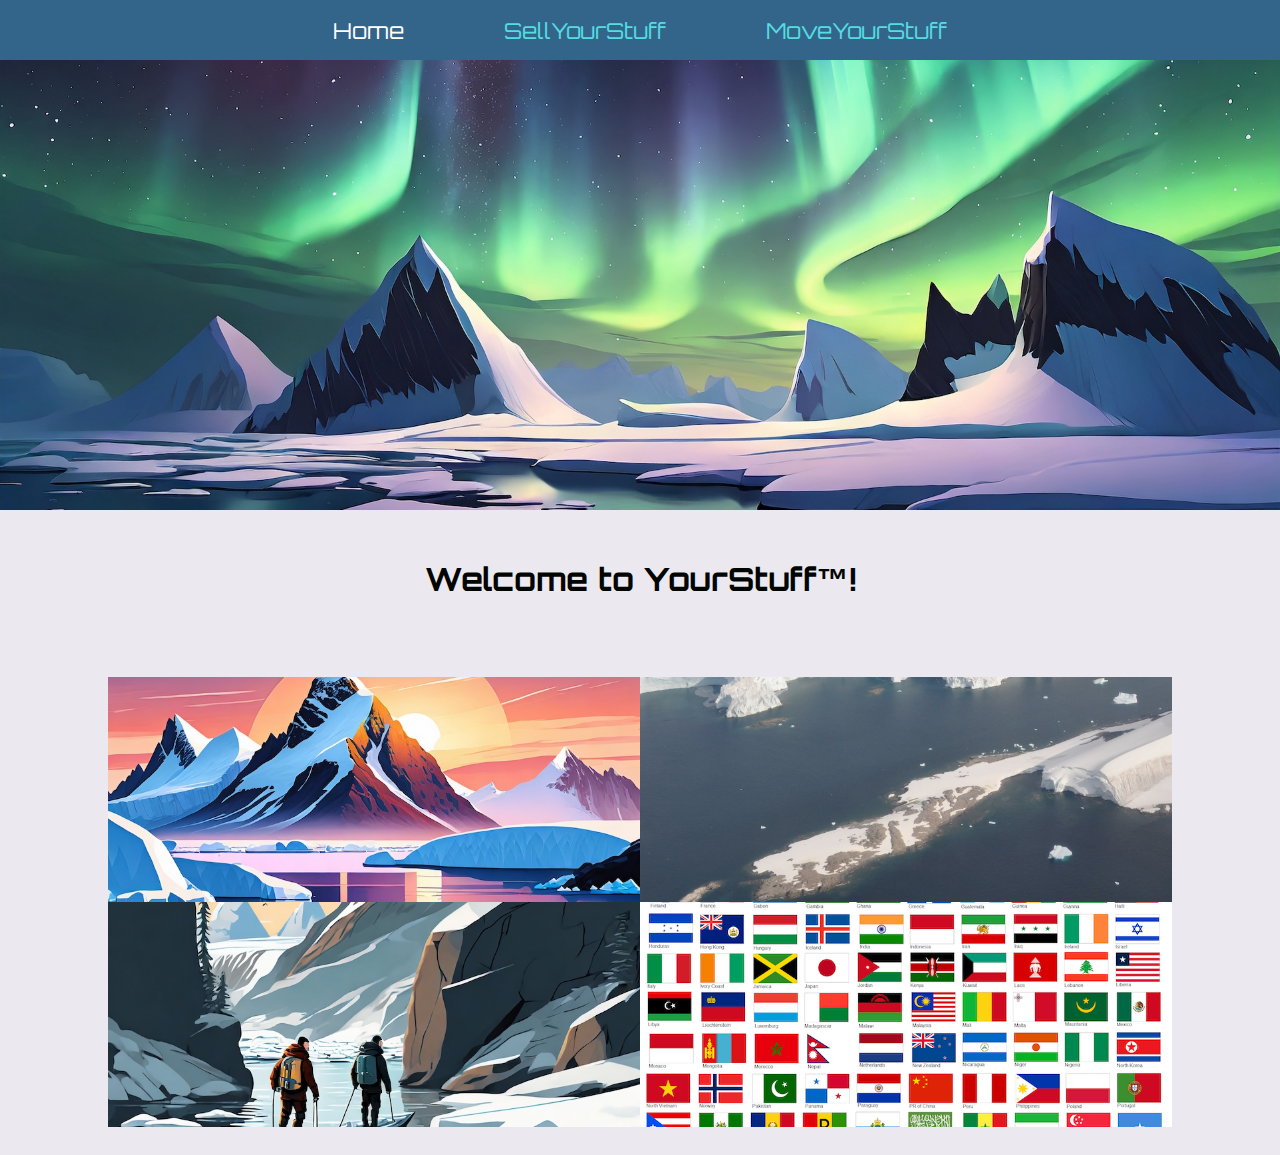
<file: index.html>
<!DOCTYPE html>
<html lang="en">
  <head>
    <meta charset="UTF-8" />
    <meta name="viewport" content="width=device-width, initial-scale=1.0" />
    <link rel="stylesheet" href="style.css" />
    <link rel="stylesheet" href="defaults.css" />
    <title>YourStuff</title>
  </head>
  <body>
    <header>
        <nav>
          <div class="nav-items">
          <a href="index.html" class="active">Home</a>
          <a href="wildlife.html">SellYourStuff</a>
          <a href="climate.html">MoveYourStuff</a>
          </div>
          <div class="burger">
          <span id="openHam">&#9776;</span>
          <span id="closeHam">&#x2716;</span>
          </div>
        </nav>
      <div class="hero-image"></div>
    </header>

    <main>
      <section>
        <h1>Welcome to YourStuff™!</h1>
      </section>
      <section>
        <div class="fact-holder">
          <span class="fact-card sun">
            <p class="fact">
              YourStuff™ Founded in 2026 by Gerald-Pikel and Charlie-the-Cat after buying out SellYourStuff™ and MoveYourStuff™!
            </p>
          </span>
          <span class="fact-card discovery">
            <p class="fact">
              SellYourStuff™ started as an idea for a school project!
            </p>
          </span>
          <span class="fact-card explorers">
            <p class="fact">
              SellYourStuff™ was founded in 2022 by Charlie-the-cat co-founder of YourStuff™ for people to sell their stuff with ease!
            </p>
          </span>
          <span class="fact-card ownership">
            <p class="fact">
              MoveYourStuff™ was founded in 2024 by Charlie-the-Cat co-founder of YourStuff™ as an exstension of SellYourStuff™ for people to move their stuff with ease!
            </p>
          </span>
        </div>
      </section>
    </main>
    <script type="text/javascript" src="responsive-navbar.js"></script>
  </body>
</html>
</file>
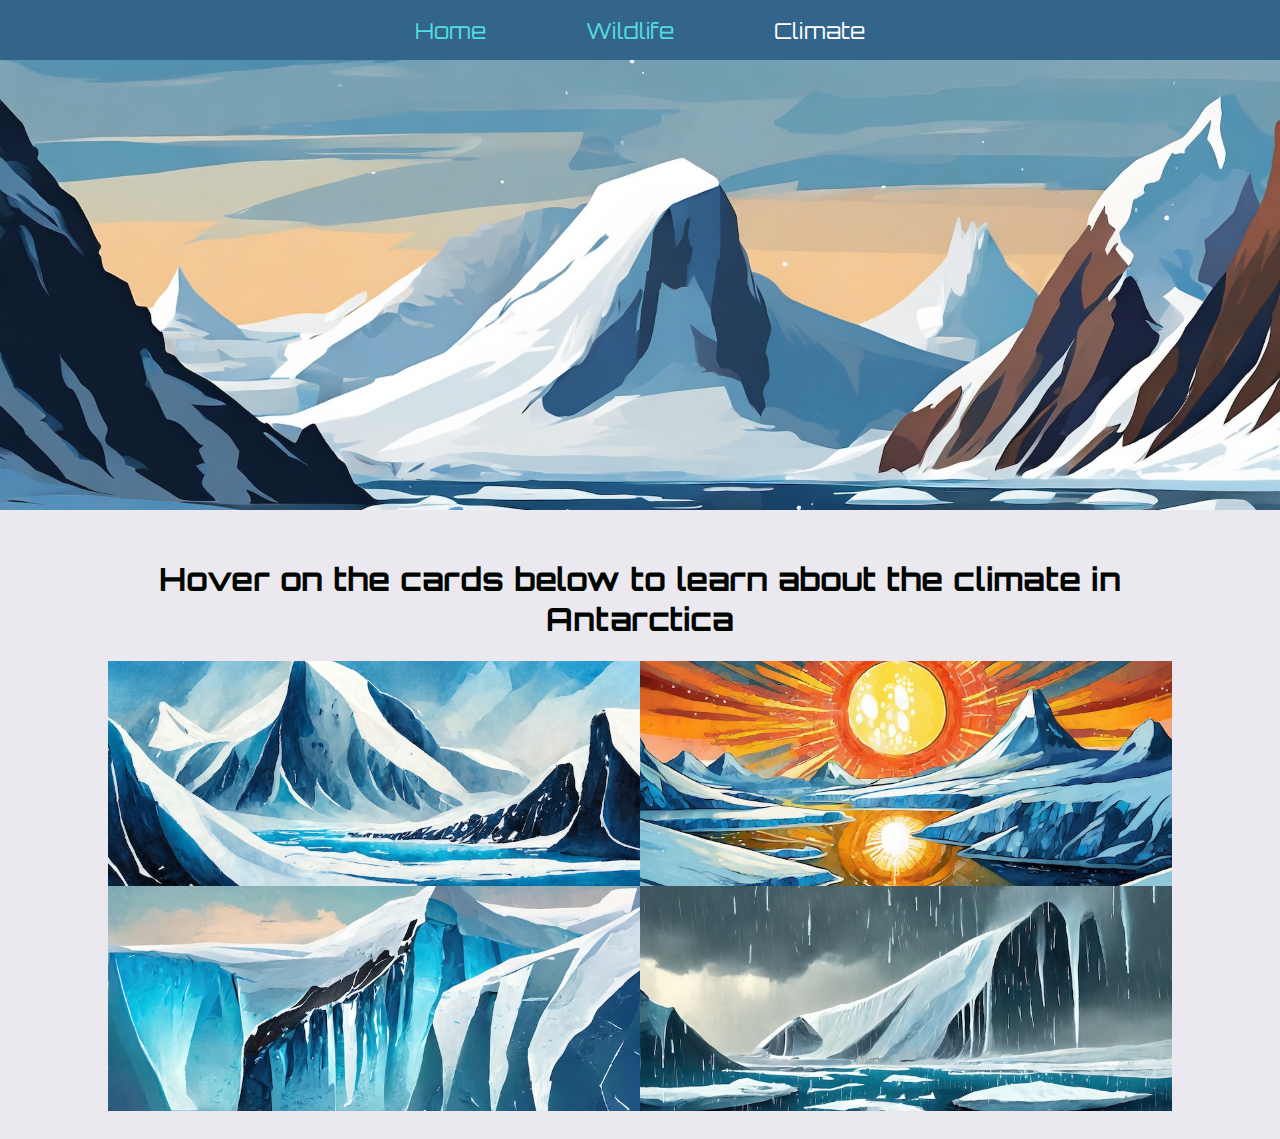
<file: climate.html>
<!DOCTYPE html>
<html lang="en">
  <head>
    <meta charset="UTF-8" />
    <meta name="viewport" content="width=device-width, initial-scale=1.0" />
    <link rel="stylesheet" href="style.css" />
    <link rel="stylesheet" href="defaults.css" />
    <title>Antarctica Travel Website</title>
  </head>
  <body>
    <header>
      <nav>
        <div class="nav-items">
          <a href="index.html">Home</a>
          <a href="wildlife.html">Wildlife</a>
          <a href="climate.html"class="active">Climate</a>
        </div>
        <div class="burger">
        <span id="openHam">&#9776;</span>
        <span id="closeHam">&#x2716;</span>
      </div>
      </nav>
      <div class="hero-image climate"></div>
    </header>

    <main>
       <section>
    <h1>Hover on the cards below to learn about the climate in Antarctica</h1>
    <div class="fact-holder">
      <span class="fact-card temperature">
        <p class="fact">
          Antarctica is the coldest continent on Earth. The average temperature in the interior is -57°C, during winter it can reach -90°C. The coast is warmer and temperatures can reach a maximum of 8°C during the summer.
        </p>
      </span>
      <span class="fact-card sunburn">
        <p class="fact">
          It is possible to get sunburn on Antarctica, the snow reflects nearly all the ultraviolet rays. You may not feel the heat, but you still need to keep your skin safe from the rays.
        </p>
      </span>
      <span class="fact-card ice">
        <p class="fact">
          This ice sheet is, on average, 1.6 km thick and covers about 98% of the entire continent. This ice sheet is nearly 90% of the entire world’s ice, so it’s no wonder the Antarctic climate is so cold!
        </p>
      </span>
      <span class="fact-card rainfall">
        <p class="fact">
          Technically, Antarctica is a desert because it is so dry there. The average annual precipitation on the coast is just 166mm. With such cold conditions the snow hardly ever melts; instead, it will mostly become compressed over time to form part of the ice sheet.
        </p>
      </span>
    </div>
  </section>
    </main>
        <script type="text/javascript" src="responsive-navbar.js"></script>
  </body>
</html>
</file>
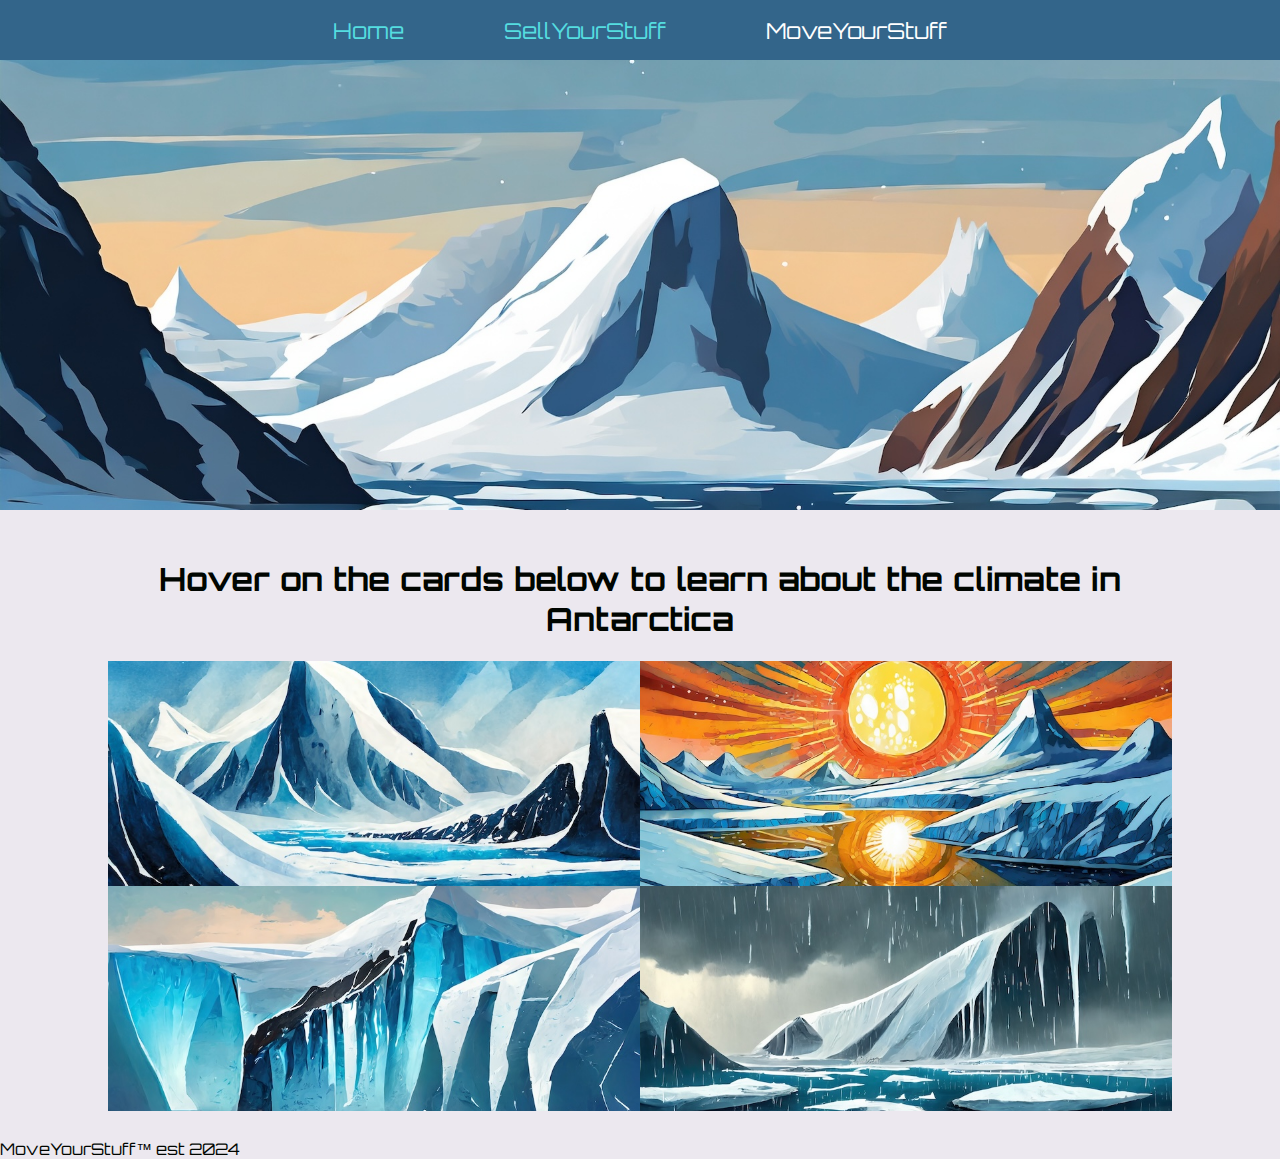
<file: move-your-stuff.html>
<!DOCTYPE html>
<html lang="en">
  <head>
    <meta charset="UTF-8" />
    <meta name="viewport" content="width=device-width, initial-scale=1.0" />
    <link rel="stylesheet" href="style.css" />
    <link rel="stylesheet" href="defaults.css" />
    <title>MoveYourStuff</title>
  </head>
  <body>
    <header>
      <nav>
        <div class="nav-items">
          <a href="index.html">Home</a>
          <a href="sell-your-stuff.html">SellYourStuff</a>
          <a href="move-your-stuff.html"class="active">MoveYourStuff</a>
        </div>
        <div class="burger">
        <span id="openHam">&#9776;</span>
        <span id="closeHam">&#x2716;</span>
      </div>
      </nav>
      <div class="hero-image climate"></div>
    </header>

    <main>
       <section>
    <h1>Hover on the cards below to learn about the climate in Antarctica</h1>
    <div class="fact-holder">
      <span class="fact-card temperature">
        <p class="fact">
          Antarctica is the coldest continent on Earth. The average temperature in the interior is -57°C, during winter it can reach -90°C. The coast is warmer and temperatures can reach a maximum of 8°C during the summer.
        </p>
      </span>
      <span class="fact-card sunburn">
        <p class="fact">
          It is possible to get sunburn on Antarctica, the snow reflects nearly all the ultraviolet rays. You may not feel the heat, but you still need to keep your skin safe from the rays.
        </p>
      </span>
      <span class="fact-card ice">
        <p class="fact">
          This ice sheet is, on average, 1.6 km thick and covers about 98% of the entire continent. This ice sheet is nearly 90% of the entire world’s ice, so it’s no wonder the Antarctic climate is so cold!
        </p>
      </span>
      <span class="fact-card rainfall">
        <p class="fact">
          Technically, Antarctica is a desert because it is so dry there. The average annual precipitation on the coast is just 166mm. With such cold conditions the snow hardly ever melts; instead, it will mostly become compressed over time to form part of the ice sheet.
        </p>
      </span>
    </div>
  </section>
    </main>
        <footer>MoveYourStuff™ est 2024</footer>
        <script type="text/javascript" src="responsive-navbar.js"></script>
  </body>
</html>
</file>
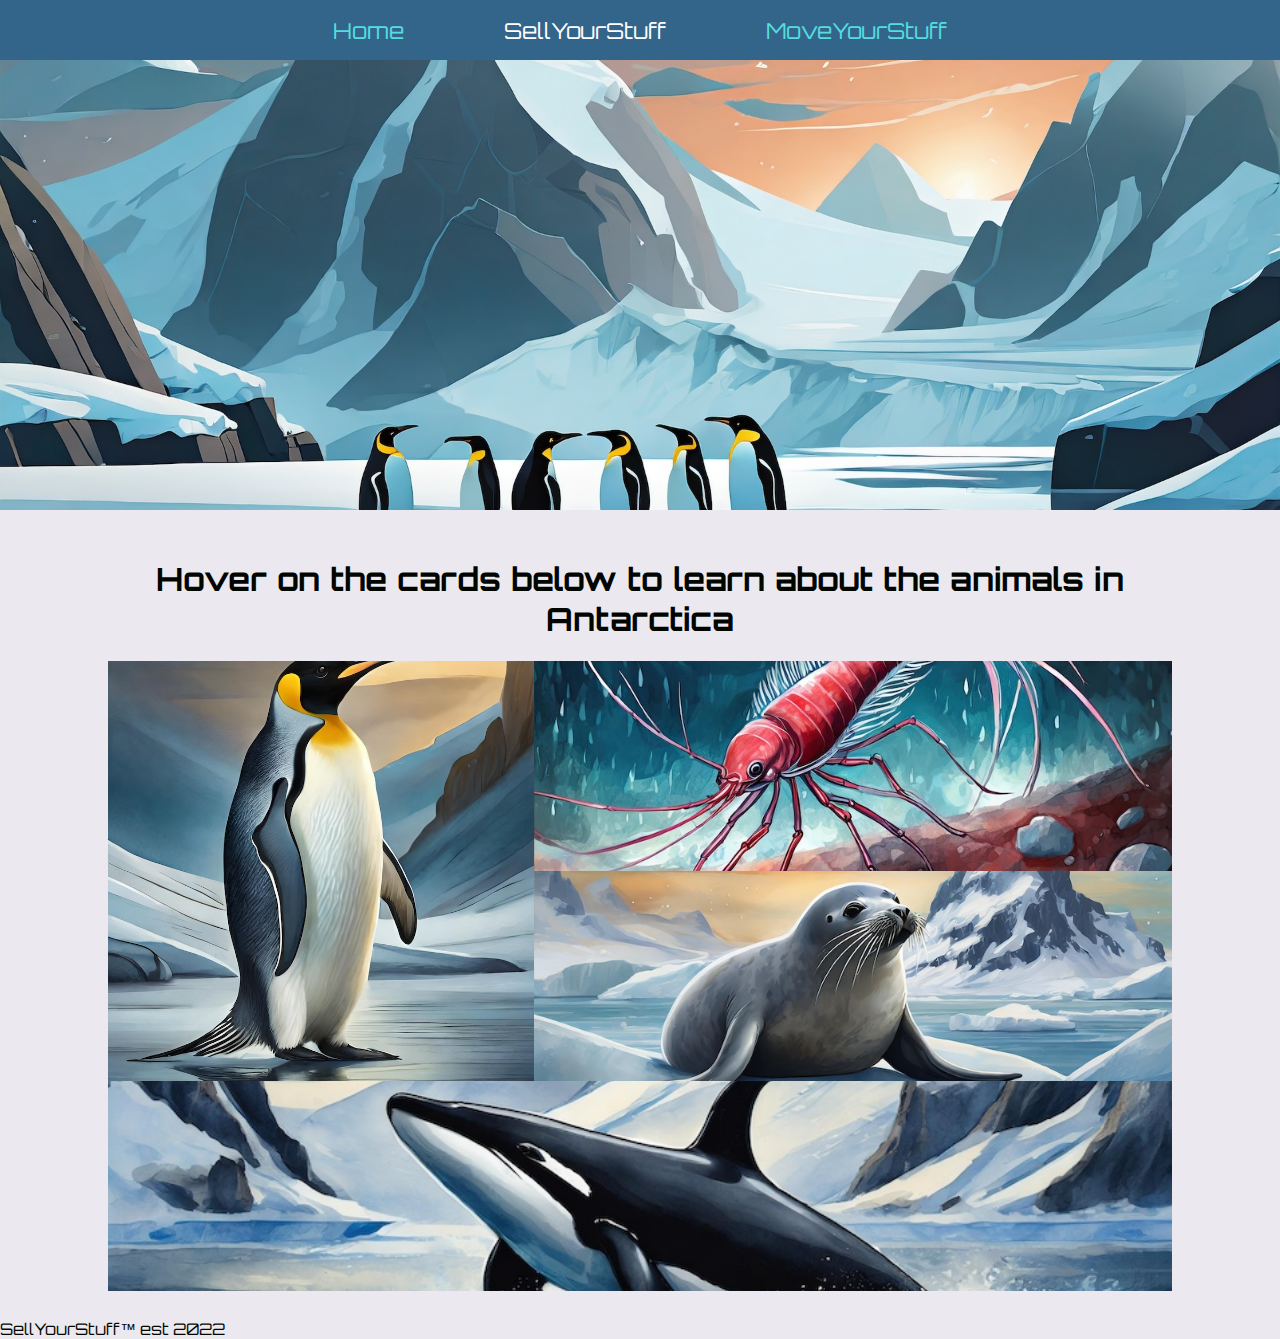
<file: sell-your-stuff.html>
<!DOCTYPE html>
<html lang="en">
  <head>
    <meta charset="UTF-8" />
    <meta name="viewport" content="width=device-width, initial-scale=1.0" />
    <link rel="stylesheet" href="style.css" />
    <link rel="stylesheet" href="defaults.css" />
    <title>SellYourStuff</title>
  </head>
  <body>
    <header>
      <nav>
        <div class="nav-items">
          <a href="index.html">Home</a>
          <a href="sell-your-stuff.html" class="active">SellYourStuff</a>
          <a href="move-your-stuff.html">MoveYourStuff</a>
        </div>
        <div class="burger">
        <span id="openHam">&#9776;</span>
        <span id="closeHam">&#x2716;</span>
      </div>
      </nav>
      <div class="hero-image wildlife"></div>
    </header>

    <main>
    <section>
      <h1>
        Hover on the cards below to learn about the animals in Antarctica
      </h1>
      <div class="fact-holder-wildlife">
        <span class="fact-card penguins">
          <p class="fact">
            Call our number<br>We come to yoouuu<br>and take your stuff and sell it for millions :D<br>Low on cash and have a lamp worth $50???<br>WE CAN SELL IT FOR $50,000!!!
          </p>
        </span>
        <span class="fact-card krill">
          <p class="fact">
            Krill is eaten by many other organisms such as penguins, birds, or even ginormous elephant seals! Because there are so many different organisms feeding from the krill, there needs to be lots and lots of krill available, especially as they are only 2 inches long!
          </p>
        </span>
        <span class="fact-card seals">
          <p class="fact">
            Seals have thick beautiful fur coats and blubber, making them supremely adapted to the cold. There are six species in Antarctica: Antarctic Fur Seals, Leopard Seals, Ross Seals, Southern Elephant Seals, Crabeater Seals, and Weddell Seals.
          </p>
        </span>
        <span class="fact-card orcas">
          <p class="fact">
            At the top of the food chain, there are Orcas, often known as Killer Whales. These are the biggest carnivores on Earth, reaching almost 10m in length! They can be found swimming all around the Earth’s oceans, but in particular in the Southern Ocean around Antarctica.
          </p>
        </span>
      </div>
    </section>
    </main>
    <footer>SellYourStuff™ est 2022</footer>
        <script type="text/javascript" src="responsive-navbar.js"></script>
  </body>
</html>
</file>
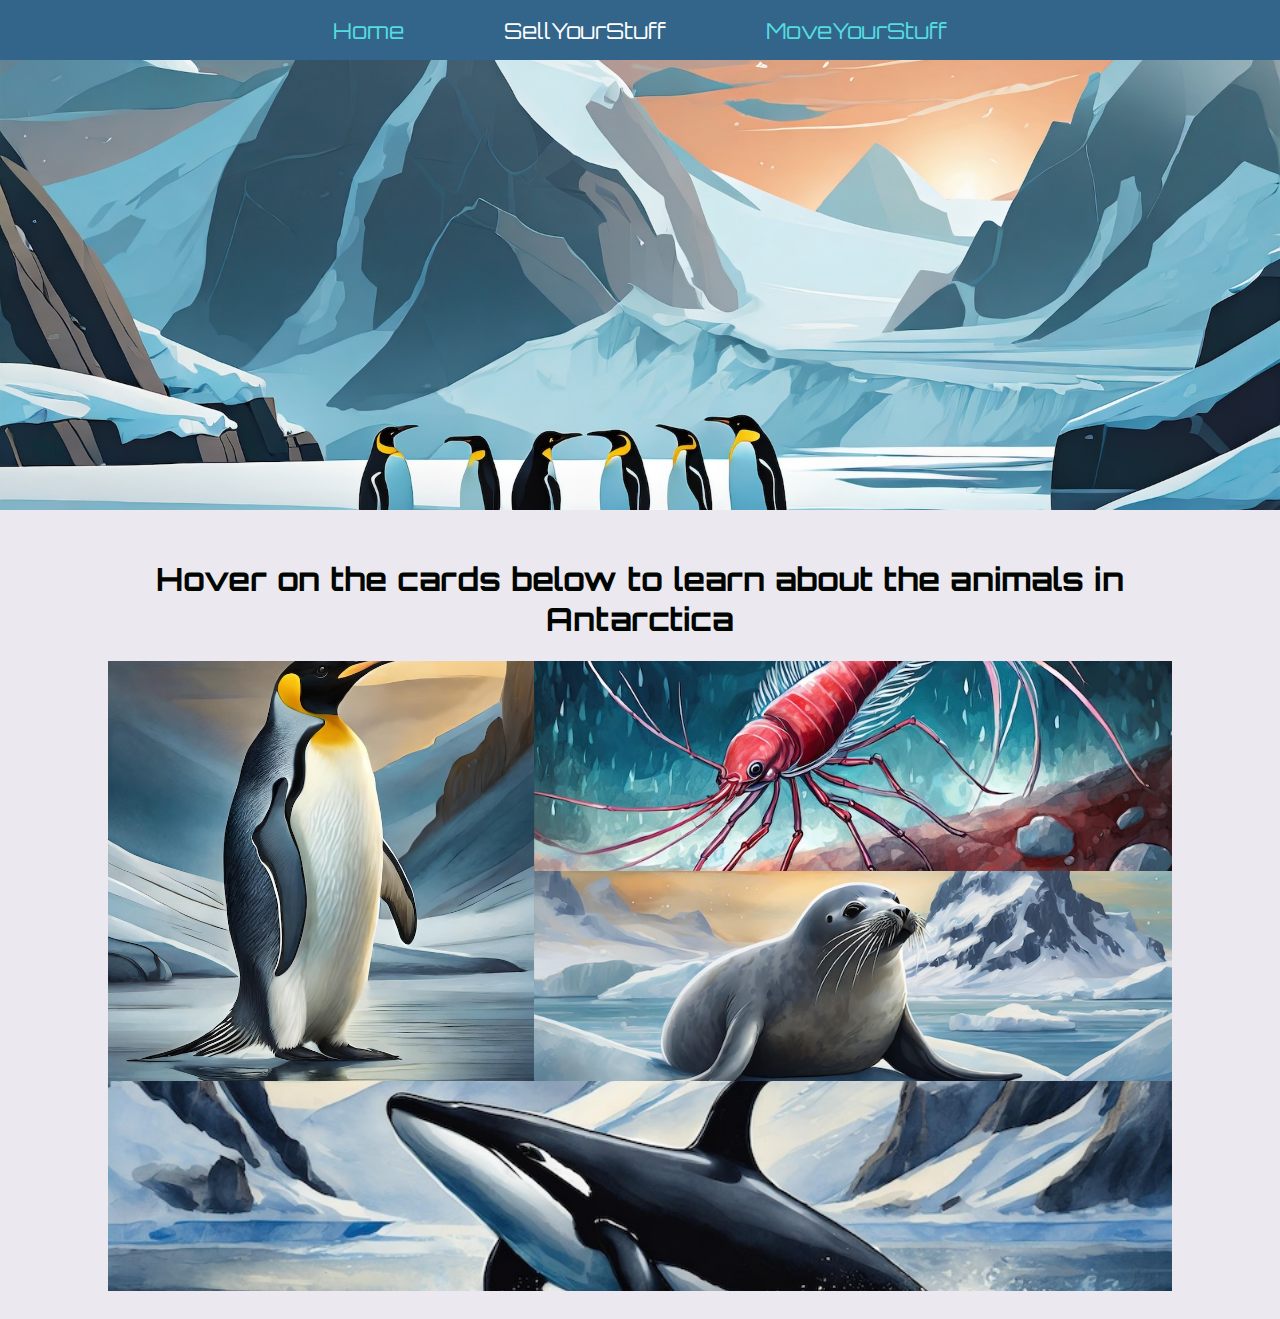
<file: wildlife.html>
<!DOCTYPE html>
<html lang="en">
  <head>
    <meta charset="UTF-8" />
    <meta name="viewport" content="width=device-width, initial-scale=1.0" />
    <link rel="stylesheet" href="style.css" />
    <link rel="stylesheet" href="defaults.css" />
    <title>SellYourStuff</title>
  </head>
  <body>
    <header>
      <nav>
        <div class="nav-items">
          <a href="index.html">Home</a>
          <a href="wildlife.html" class="active">SellYourStuff</a>
          <a href="climate.html">MoveYourStuff</a>
        </div>
        <div class="burger">
        <span id="openHam">&#9776;</span>
        <span id="closeHam">&#x2716;</span>
      </div>
      </nav>
      <div class="hero-image wildlife"></div>
    </header>

    <main>
    <section>
      <h1>
        Hover on the cards below to learn about the animals in Antarctica
      </h1>
      <div class="fact-holder-wildlife">
        <span class="fact-card penguins">
          <p class="fact">
            Call our number<strong> we-sellurstuff-3467</strong> and we come to yoouuu, then we take your stuff and sell it for millions :D<br>low on cash and have a lamp worth $50???<br>WE CAN SELL IT FOR $50,000!!!</p>
          </p>
        </span>
        <span class="fact-card krill">
          <p class="fact">
            Krill is eaten by many other organisms such as penguins, birds, or even ginormous elephant seals! Because there are so many different organisms feeding from the krill, there needs to be lots and lots of krill available, especially as they are only 2 inches long!
          </p>
        </span>
        <span class="fact-card seals">
          <p class="fact">
            Seals have thick beautiful fur coats and blubber, making them supremely adapted to the cold. There are six species in Antarctica: Antarctic Fur Seals, Leopard Seals, Ross Seals, Southern Elephant Seals, Crabeater Seals, and Weddell Seals.
          </p>
        </span>
        <span class="fact-card orcas">
          <p class="fact">
            At the top of the food chain, there are Orcas, often known as Killer Whales. These are the biggest carnivores on Earth, reaching almost 10m in length! They can be found swimming all around the Earth’s oceans, but in particular in the Southern Ocean around Antarctica.
          </p>
        </span>
      </div>
    </section>
    </main>
        <script type="text/javascript" src="responsive-navbar.js"></script>
  </body>
</html>
</file>
<file: style.css>
body {
    background-color: var(--body-background);
    color: var(--body-text-colour);
    padding: 0;
    margin: 0;
    box-sizing: border-box;
    width: 100%;
    min-height: 100vh; /* Make the content fill the page so the footer is at the bottom */
    display: flex;
    flex-direction: column;
    font-family: var(--body-font);
}

main {
    height: 100%;
    justify-content: center;
    margin: 0 auto; /* Center if the browser is really wide */
    min-width: 25rem; /* Don't let the content get too narrow */
    max-width: 70rem; /*  Don't let the content get too wide */
    padding: 0;
}

section {
    width: 95%;
    text-align: center;
    padding: 2.5% 2.5%;
    display: flex;
    flex-wrap: wrap;
    align-content: center;
}

h1 {
    width: 100%;
}

/* Nav bar */
nav {
    padding: 0 15px;
    height: 60px;
    font-size: 22px;
    display: flex;
    justify-content: center;
    align-items: center;
    background-color: var(--nav-colour);
}

/* Nav items */
.nav-items {
  display: flex;
  gap: 100px;
}
/* Nav bar links */
  .nav-items > a {
    color: var(--nav-items-colour);
    text-decoration: none;
    transition: .4 ease-in-out;
  }

/* Nav links hover */
  .nav-items > a:hover {
    color: var(--nav-items-active);
  }

/* Nav links active */
  .nav-items .active {
    color: var(--nav-items-active);
    pointer-events: none;
  }

/* Burger menu */
.burger {
  display: none;
  font-size: 20px;
  font-weight: 800;
  color: var(--burger-colour);
  margin-left: auto;
}




/* Hero image - homepage */
  .hero-image {
    min-height: 50vh; /* 50% of the visible area of the page */
    background-image: url('antarctic-lights.jpg');
    background-size: cover;
    background-position: center;
  }

/* Hero image - wildlife */
  .wildlife {
    background-image: url('antarctic-penguins.jpg');
}
/* Hero image - climate */
  .climate {
    background-image: url('antarctic-daytime.jpg');
}

/* Fact holder - homepage */
.fact-holder {
  display: grid;
  height: 50vh;
  grid-template-rows: 50% 50%;
  grid-template-columns: 50% 50%;
}

/* Fact holder - wildlife */
.fact-holder-wildlife {
  display: grid;
  height: 70vh;
  grid-template-rows: 1fr 1fr 1fr;
  grid-template-columns: 2fr 3fr;
}

/* Fact card */
.fact-card {
  width: 100%;
  display: flex;
  background-size: cover;
  background-position: center;
}

.fact {
  font-size: 100%;
  color: var(--fact-text-colour);
  background-color: var(--fact-background);
  height: 100%;
  margin: 0;
  display: flex;
  flex-wrap: wrap;
  align-content: center;
  padding: 0 5px 0 5px;
  opacity: 0;
  transition: .4s ease-in-out;
}

/* Fact hover */
.fact:hover {
  opacity: 1;
}

/* Fact images */

.sun {
  background-image: url("antarctic-sun.jpg");
}

.discovery {
  background-image: url("aerial-antarctica.jpeg");
}

.explorers {
  background-image: url("explorers.jpg");
}

.ownership {
  background-image: url("world_flags.png");
}

.research {
  background-image: url("research.jpg");
}

.penguins {
  background-image: url("wildlife-emperor-penguin.jpg");
  grid-row-start: 1;
  grid-row-end: 3;
}

.krill {
  background-image: url("wildlife-krill.jpg");
}

.seals {
  background-image: url("wildlife-seal.jpg");
}

.orcas {
  background-image: url("wildlife-orca.jpg");
  grid-column-start: 1;
  grid-column-end: 3;
}

.minke-whale {
  background-image: url("wildlife-minke-whale.jpg");
}

.albatross {
  background-image: url("wildlife-albatross.jpg");
}

.gentoo-penguin {
  background-image: url("wildlife-gentoo-penguin.jpg");
}

.temperature {
  background-image: url("climate-snow.jpg");
}

.sunburn {
  background-image: url("climate-sun.jpg");
}

.ice {
  background-image: url("climate-ice.jpg");
}

.rainfall {
  background-image: url("climate-rain.jpg");
}

/* Media query */
@media screen and (max-width:768px) {

  .burger {
    display: flex;
    cursor: pointer;
  }

  .burger #closeHam {
    display: none;
  }

   .nav-items {
    display: none;
    flex-direction: column;
    align-items: center;
    position: absolute;
    right: 0;
    top: 58px;
    background-color: var(--nav-colour);
    width: 100%;
    height: calc(100vh - 58px);
    padding-top: 60px;
    gap: 10vh;
  }
  
  .fact-holder {
    height: 100vh;
    grid-template-rows: 25% 25% 25% 25%;
    grid-template-columns: 100%;
  }
  
  .fact-holder-wildlife {
    grid-template-rows: 1fr 1fr 1fr 1fr 1fr;
    grid-template-columns: 1fr;
    height: 140vh;
  }
  
  .penguins {
    grid-row-start: 1;
    grid-row-end: 3;
  }

  .orcas {
    grid-column-start: 1;
    grid-column-end: 2;
  }
}
</file>
<file: defaults.css>
/* Import a font */
@import url('https://fonts.googleapis.com/css2?family=Orbitron&display=swap');

:root {

  --body-background: #ece8ef;
  --body-text-colour: #000500;
  --body-font: "Orbitron", sans-serif;
  
  --body-background: #ece8ef;
  --body-text-colour: #000500;

  --nav-colour: #33658a;
  --nav-items-colour: #55dde0;
  --nav-items-active: white;

  --burger-colour: white;

  --fact-text-colour: #ece8ef;
  --fact-background: #000500a5;
}
</file>
